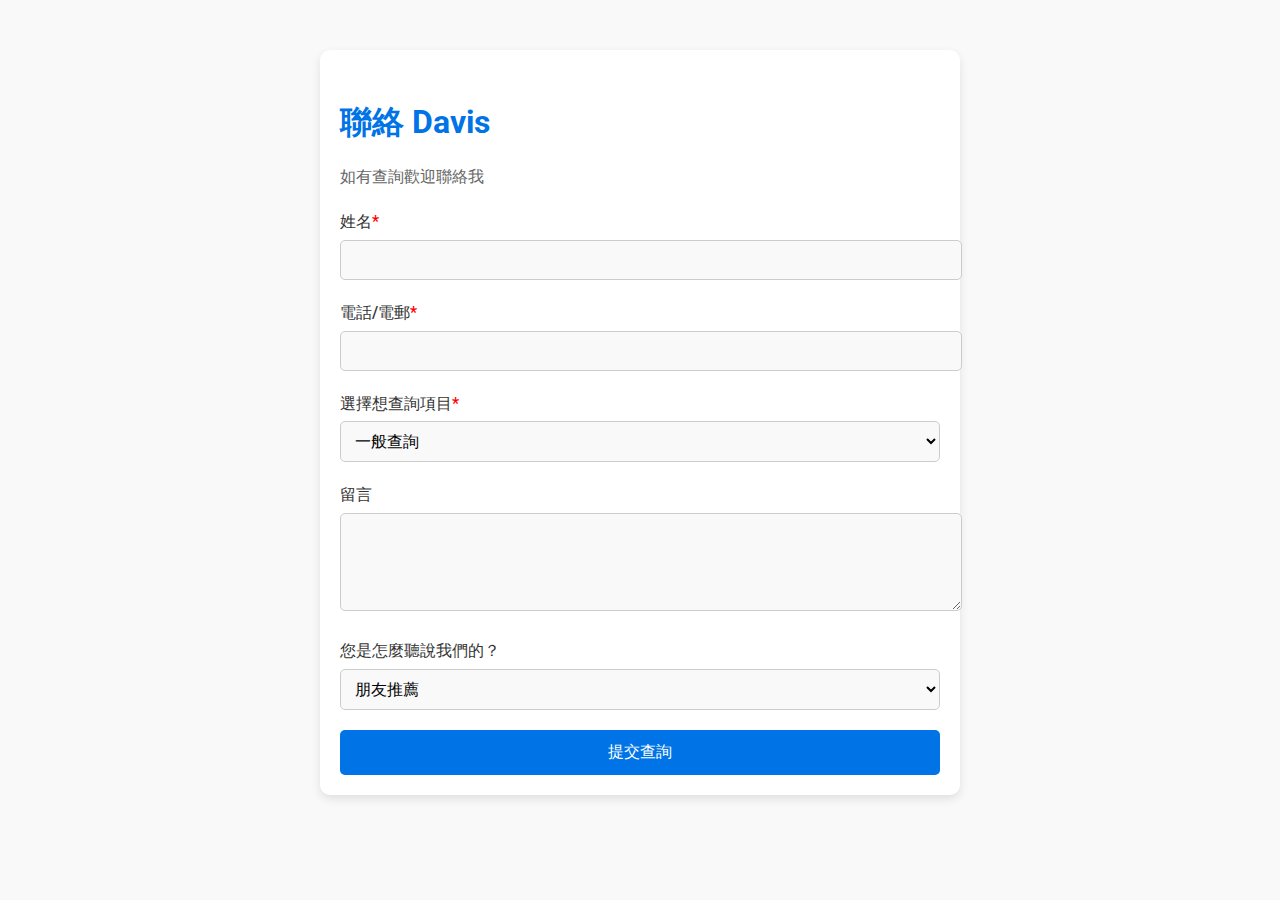
<file: form.html>
<!DOCTYPE html>
<html lang="zh-Hant">
<head>
  <meta charset="UTF-8">
  <meta name="viewport" content="width=device-width, initial-scale=1.0">
  <title>聯絡 Davis</title>
  <link href="https://fonts.googleapis.com/css2?family=Roboto:wght@400;500&display=swap" rel="stylesheet">
  <link rel="stylesheet" href="form.css">
</head>
<body>
  <section class="contact-form">
    <h2>聯絡 Davis</h2>
    <p>如有查詢歡迎聯絡我</p>
    <form id="query-form">
      <!-- 姓名 -->
      <div class="form-group">
        <label for="name">姓名<span class="required">*</span></label>
        <input type="text" id="name" name="name" required>
      </div>

      <!-- 電話/電郵 -->
      <div class="form-group">
        <label for="contact">電話/電郵<span class="required">*</span></label>
        <input type="text" id="contact" name="contact" required>
      </div>

      <!-- 選擇想查詢項目 -->
      <div class="form-group">
        <label for="query-type">選擇想查詢項目<span class="required">*</span></label>
        <select id="query-type" name="query-type" required>
          <option value="一般查詢">一般查詢</option>
          <option value="個人理財">個人理財</option>
          <option value="家庭財務策劃">家庭財務策劃</option>
          <option value="風險管理">風險管理</option>
          <option value="健康管理">健康管理</option>
          <option value="企業服務">企業服務</option>
          <option value="加入我們">加入我們</option>
          <option value="合作查詢">合作查詢</option>
        </select>
      </div>

      <!-- 留言 -->
      <div class="form-group">
        <label for="message">留言</label>
        <textarea id="message" name="message" rows="4"></textarea>
      </div>

      <!-- 您是怎麼聽說我們的？ -->
      <div class="form-group">
        <label for="source">您是怎麼聽說我們的？</label>
        <select id="source" name="source">
          <option value="朋友推薦">朋友推薦</option>
          <option value="社交媒體">社交媒體</option>
          <option value="網站搜尋">網站搜尋</option>
          <option value="其他">其他</option>
        </select>
      </div>

      <!-- 提交按鈕 -->
      <button type="submit" class="submit-btn">提交查詢</button>
    </form>
  </section>

  <!-- JavaScript -->
  <script>
  document.getElementById('query-form').addEventListener('submit', function (e) {
    e.preventDefault();

    const formData = {
      name: document.getElementById('name').value,
      contact: document.getElementById('contact').value,
      queryType: document.getElementById('query-type').value,
      message: document.getElementById('message').value,
      source: document.getElementById('source').value,
    };

    fetch('https://script.google.com/macros/s/AKfycbwVFZT56kkY0D-wrzwd078O_fWGZdGx8JiG8kwRgIVu8mRXByQoqujYLBLBOCl8Y7qdHg/exec', {
      method: 'POST',
      body: JSON.stringify(formData),
    })
      .then(response => response.text())
      .then(() => {
        alert('查詢已提交，我們會盡快與您聯絡！');
        document.getElementById('query-form').reset();
      })
      .catch(() => {
        alert('提交失敗，請稍後再試。');
      });
  });
</script>
</body>
</html>
</file>
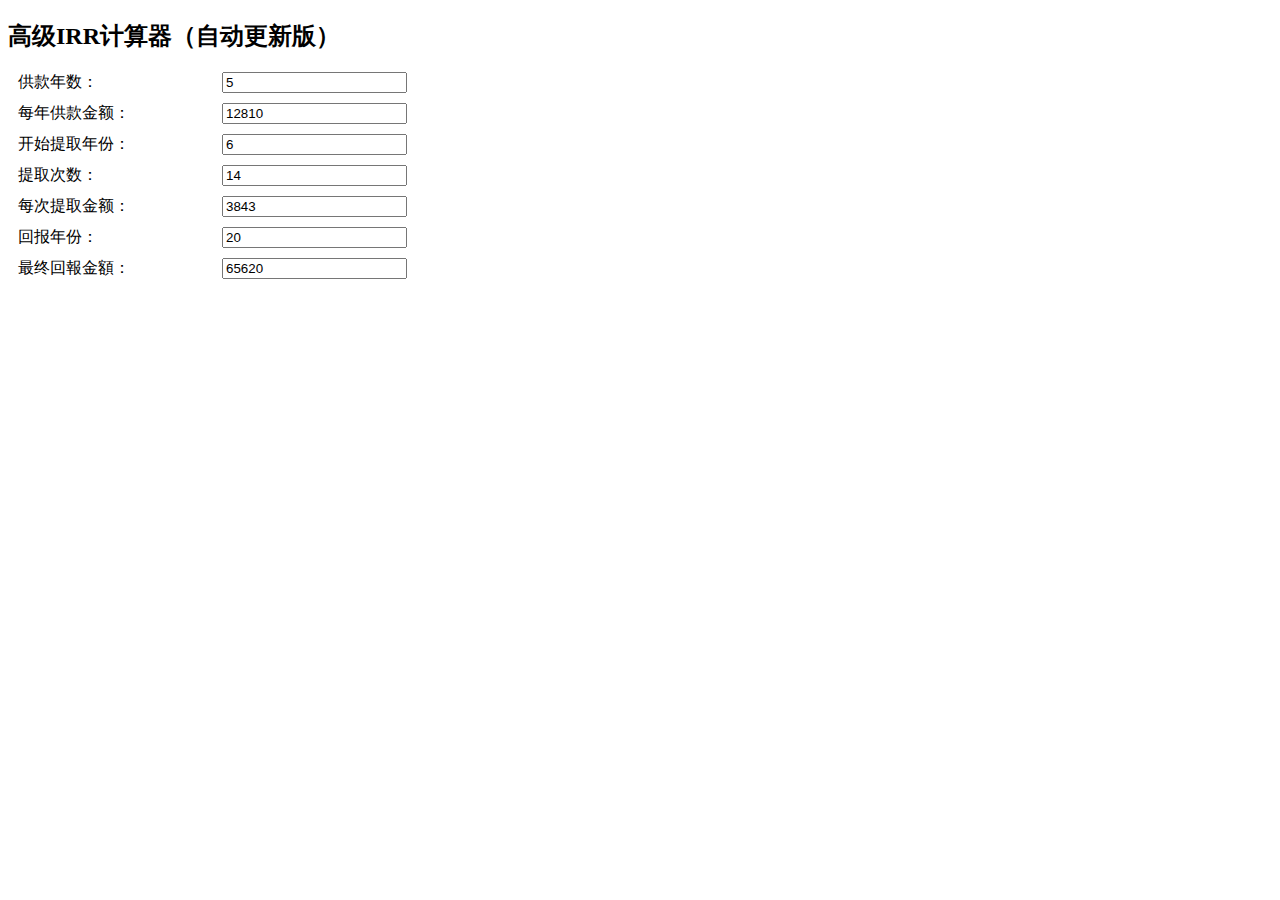
<file: irr.html>
<!DOCTYPE html>
<html>
<head>
    <title>高级IRR计算器（自动更新版）</title>
    <style>
        .input-group { margin: 10px; }
        label { display: inline-block; width: 200px; }
    </style>
</head>
<body>
    <h2>高级IRR计算器（自动更新版）</h2>
    
    <!-- 输入参数 -->
    <div class="input-group">
        <label>供款年数：</label>
        <input type="number" id="payment-years" value="5" onchange="calculateAdvancedIRR()">
    </div>
    <div class="input-group">
        <label>每年供款金额：</label>
        <input type="number" id="annual-payment" value="12810" onchange="calculateAdvancedIRR()">
    </div>
    <div class="input-group">
        <label>开始提取年份：</label>
        <input type="number" id="withdrawal-start" value="6" onchange="calculateAdvancedIRR()">
    </div>
    <div class="input-group">
        <label>提取次数：</label>
        <input type="number" id="withdrawal-years" value="14" onchange="calculateAdvancedIRR()">
    </div>
    <div class="input-group">
        <label>每次提取金额：</label>
        <input type="number" id="withdrawal-amount" value="3843" onchange="calculateAdvancedIRR()">
    </div>
    <div class="input-group">
        <label>回报年份：</label>
        <input type="number" id="final-year" value="20" onchange="calculateAdvancedIRR()">
    </div>
    <div class="input-group">
        <label>最终回報金額：</label>
        <input type="number" id="final-amount" value="65620" onchange="calculateAdvancedIRR()">
    </div>

    <div id="result" style="margin-top: 20px; color: blue;"></div>
<script src="irrCalculator.js"></script>
<script>
    function calculateAdvancedIRR() {
        try {
            // 获取输入参数
            const paymentYears = parseInt(document.getElementById('payment-years').value);
            const annualPayment = parseFloat(document.getElementById('annual-payment').value);
            const withdrawalStart = parseInt(document.getElementById('withdrawal-start').value);
            const withdrawalTimes = parseInt(document.getElementById('withdrawal-years').value);
            const withdrawalAmount = parseFloat(document.getElementById('withdrawal-amount').value);
            const finalYear = parseInt(document.getElementById('final-year').value);
            const finalAmount = parseFloat(document.getElementById('final-amount').value);

            // 调用分拆后的计算逻辑
            const irr = calculateIRR(paymentYears, annualPayment, withdrawalStart, withdrawalTimes, withdrawalAmount, finalYear, finalAmount);

            // 显示结果
            document.getElementById('result').innerHTML = 
                `内部回报率 (IRR): <strong>${(irr * 100).toFixed(2)}%</strong>`;
        } catch (error) {
            alert('错误: ' + error.message);
        }
    }
</script>

</body>
</html>
</file>
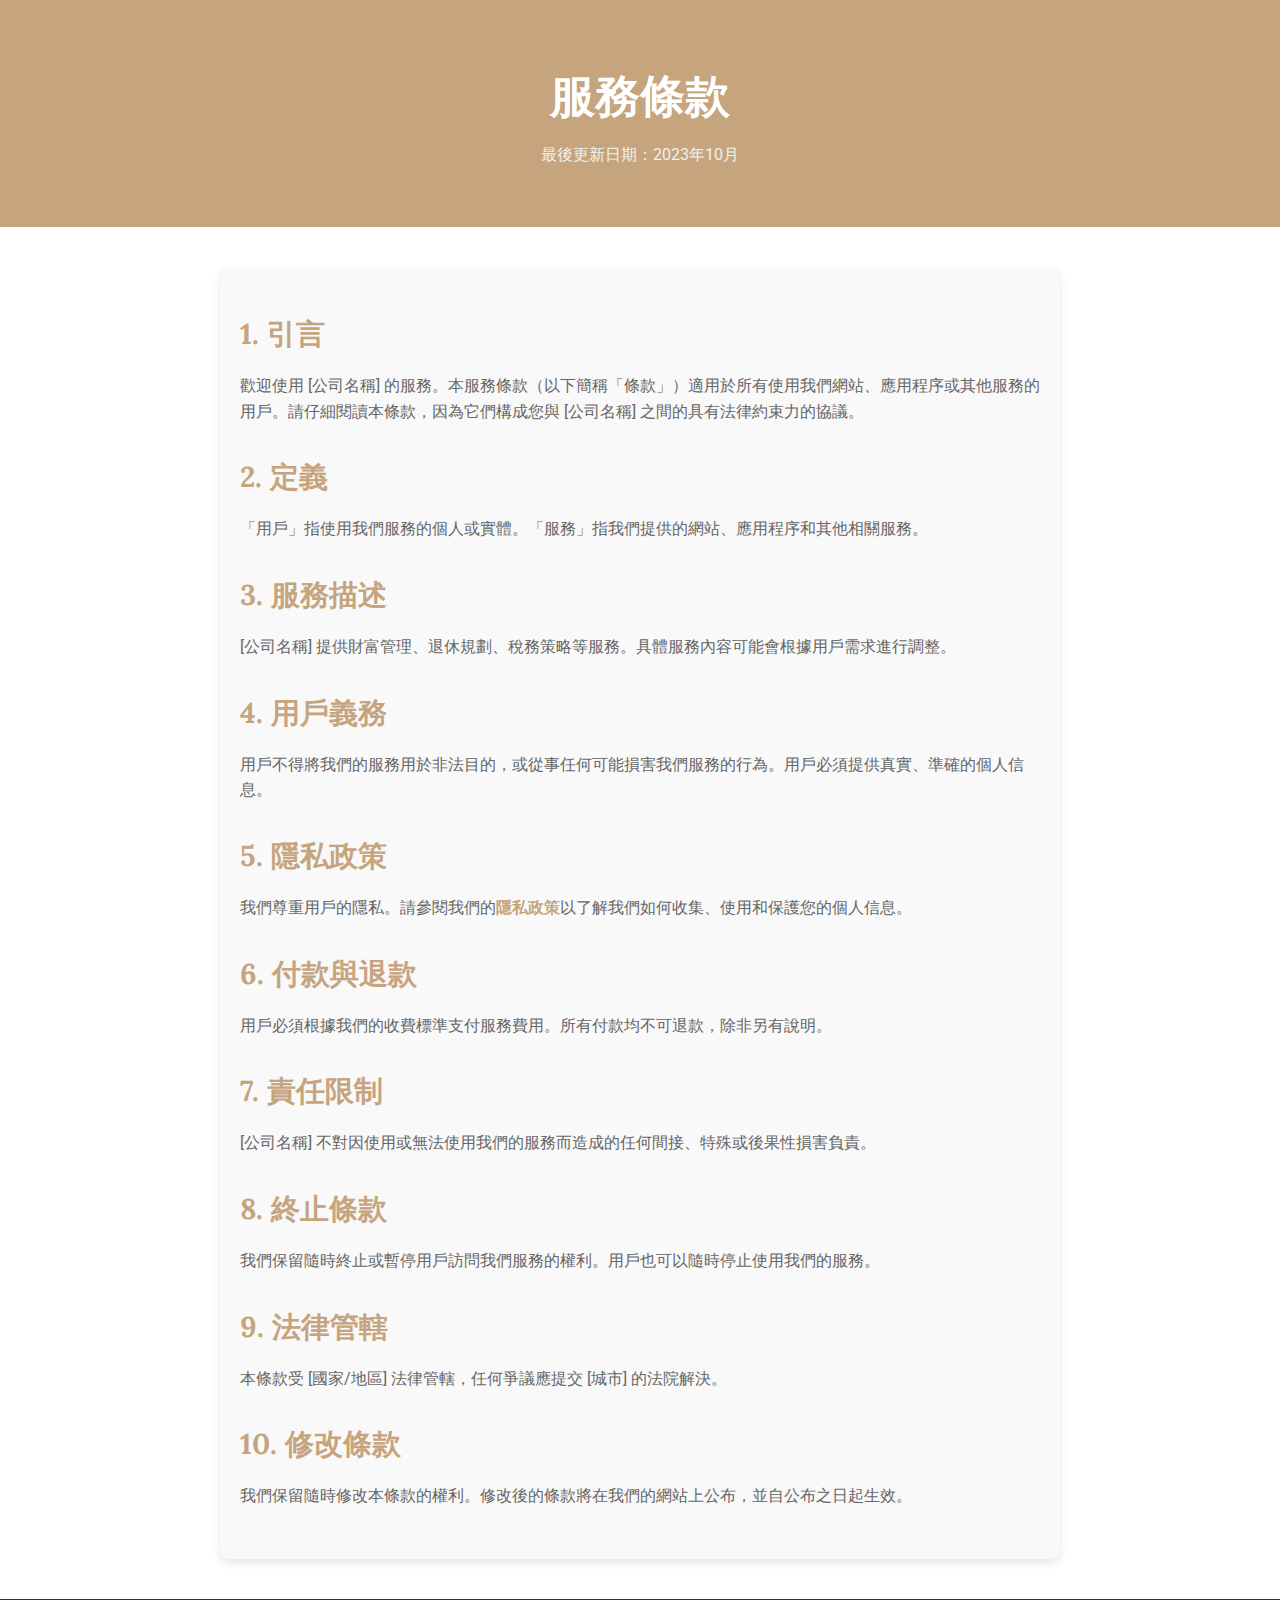
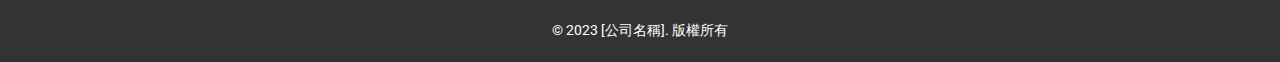
<file: term.html>
<!DOCTYPE html>
<html lang="zh-Hant">
<head>
  <meta charset="UTF-8">
  <meta name="viewport" content="width=device-width, initial-scale=1.0">
  <title>服務條款 - [公司名稱]</title>
  <link href="https://fonts.googleapis.com/css2?family=Lora:wght@700&family=Roboto:wght@400;500&display=swap" rel="stylesheet">
  <link rel="stylesheet" href="term.css">
</head>
<body>
  <!-- 頁首 -->
  <header class="terms-header">
    <h1>服務條款</h1>
    <p>最後更新日期：2023年10月</p>
  </header>

  <!-- 內容區域 -->
  <main class="terms-content">
    <section>
      <h2>1. 引言</h2>
      <p>歡迎使用 [公司名稱] 的服務。本服務條款（以下簡稱「條款」）適用於所有使用我們網站、應用程序或其他服務的用戶。請仔細閱讀本條款，因為它們構成您與 [公司名稱] 之間的具有法律約束力的協議。</p>
    </section>

    <section>
      <h2>2. 定義</h2>
      <p>「用戶」指使用我們服務的個人或實體。「服務」指我們提供的網站、應用程序和其他相關服務。</p>
    </section>

    <section>
      <h2>3. 服務描述</h2>
      <p>[公司名稱] 提供財富管理、退休規劃、稅務策略等服務。具體服務內容可能會根據用戶需求進行調整。</p>
    </section>

    <section>
      <h2>4. 用戶義務</h2>
      <p>用戶不得將我們的服務用於非法目的，或從事任何可能損害我們服務的行為。用戶必須提供真實、準確的個人信息。</p>
    </section>

    <section>
      <h2>5. 隱私政策</h2>
      <p>我們尊重用戶的隱私。請參閱我們的<a href="#">隱私政策</a>以了解我們如何收集、使用和保護您的個人信息。</p>
    </section>

    <section>
      <h2>6. 付款與退款</h2>
      <p>用戶必須根據我們的收費標準支付服務費用。所有付款均不可退款，除非另有說明。</p>
    </section>

    <section>
      <h2>7. 責任限制</h2>
      <p>[公司名稱] 不對因使用或無法使用我們的服務而造成的任何間接、特殊或後果性損害負責。</p>
    </section>

    <section>
      <h2>8. 終止條款</h2>
      <p>我們保留隨時終止或暫停用戶訪問我們服務的權利。用戶也可以隨時停止使用我們的服務。</p>
    </section>

    <section>
      <h2>9. 法律管轄</h2>
      <p>本條款受 [國家/地區] 法律管轄，任何爭議應提交 [城市] 的法院解決。</p>
    </section>

    <section>
      <h2>10. 修改條款</h2>
      <p>我們保留隨時修改本條款的權利。修改後的條款將在我們的網站上公布，並自公布之日起生效。</p>
    </section>
  </main>

  <!-- 頁尾 -->
  <footer class="terms-footer">
    <p>&copy; 2023 [公司名稱]. 版權所有</p>
  </footer>
</body>
</html>
</file>
<file: form.css>
/* 基本樣式 */
body {
  font-family: 'Roboto', sans-serif;
  margin: 0;
  padding: 0;
  background-color: #f9f9f9;
  color: #333;
  line-height: 1.6;
}

.contact-form {
  max-width: 600px;
  margin: 50px auto;
  padding: 20px;
  background-color: #fff;
  border-radius: 10px;
  box-shadow: 0 4px 10px rgba(0, 0, 0, 0.1);
}

.contact-form h2 {
  font-size: 2rem;
  margin-bottom: 10px;
  color: #0073e6;
}

.contact-form p {
  font-size: 1rem;
  color: #666;
  margin-bottom: 20px;
}

.form-group {
  margin-bottom: 20px;
}

.form-group label {
  display: block;
  font-size: 1rem;
  font-weight: 500;
  margin-bottom: 5px;
  color: #333;
}

.form-group .required {
  color: #ff0000;
}

.form-group input,
.form-group select,
.form-group textarea {
  width: 100%;
  padding: 10px;
  font-size: 1rem;
  border: 1px solid #ccc;
  border-radius: 5px;
  background-color: #f9f9f9;
  transition: border-color 0.3s;
}

.form-group input:focus,
.form-group select:focus,
.form-group textarea:focus {
  border-color: #0073e6;
  outline: none;
}

.form-group textarea {
  resize: vertical;
}

.submit-btn {
  width: 100%;
  padding: 12px;
  font-size: 1rem;
  font-weight: 500;
  color: #fff;
  background-color: #0073e6;
  border: none;
  border-radius: 5px;
  cursor: pointer;
  transition: background-color 0.3s;
}

.submit-btn:hover {
  background-color: #005bb5;
}
</file>
<file: term.css>
:root {
  --primary-color: #C5A47E;
  --secondary-color: #B89370;
  --font-primary: 'Lora', serif;
  --font-secondary: 'Roboto', sans-serif;
  --white: #fff;
  --black: #333;
  --gray: #666;
  --light-gray: #f9f9f9;
}

/* 基本樣式 */
body {
  font-family: var(--font-secondary), Arial, sans-serif;
  margin: 0;
  padding: 0;
  background-color: var(--white);
  color: var(--black);
  line-height: 1.6;
}

/* 頁首 */
.terms-header {
  background-color: var(--primary-color);
  color: var(--white);
  padding: 60px 20px;
  text-align: center;
}

.terms-header h1 {
  font-family: var(--font-primary);
  font-size: 2.8rem;
  margin: 0;
}

.terms-header p {
  font-size: 1rem;
  margin: 10px 0 0;
  color: #f0f0f0;
}

/* 內容區域 */
.terms-content {
  max-width: 800px;
  margin: 40px auto;
  padding: 20px;
  background-color: var(--light-gray);
  border-radius: 10px;
  box-shadow: 0 4px 10px rgba(0, 0, 0, 0.1);
}

.terms-content section {
  margin-bottom: 30px;
}

.terms-content h2 {
  font-family: var(--font-primary);
  font-size: 1.8rem;
  margin-bottom: 10px;
  color: var(--primary-color);
}

.terms-content p {
  font-size: 1rem;
  color: var(--gray);
}

.terms-content a {
  color: var(--primary-color);
  text-decoration: none;
  font-weight: bold;
}

.terms-content a:hover {
  color: var(--secondary-color);
}

/* 頁尾 */
.terms-footer {
  text-align: center;
  padding: 20px;
  background-color: var(--black);
  color: var(--white);
}

.terms-footer p {
  margin: 0;
  font-size: 0.9rem;
}

/* 響應式設計 */
@media (max-width: 768px) {
  .terms-header h1 {
    font-size: 2.2rem;
  }

  .terms-header p {
    font-size: 0.9rem;
  }

  .terms-content {
    padding: 15px;
  }

  .terms-content h2 {
    font-size: 1.6rem;
  }

  .terms-content p {
    font-size: 0.9rem;
  }
}
</file>
